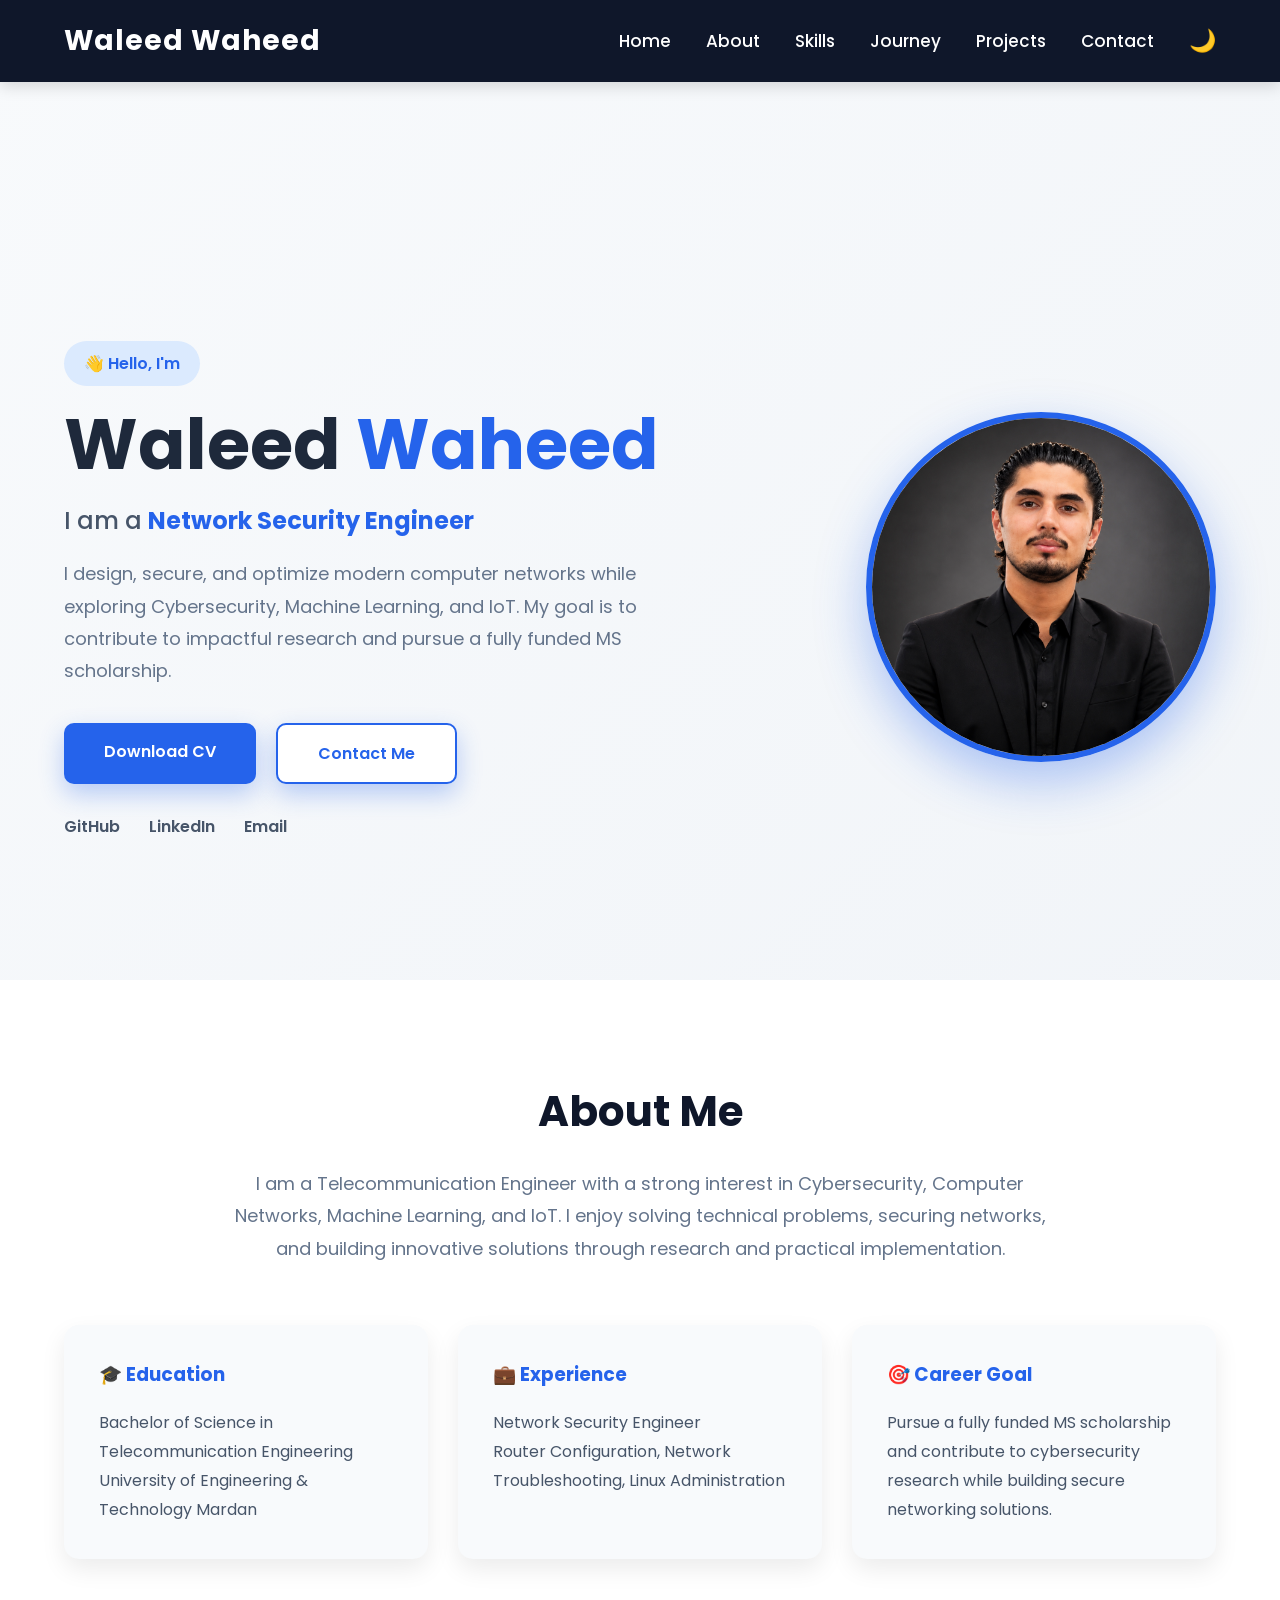
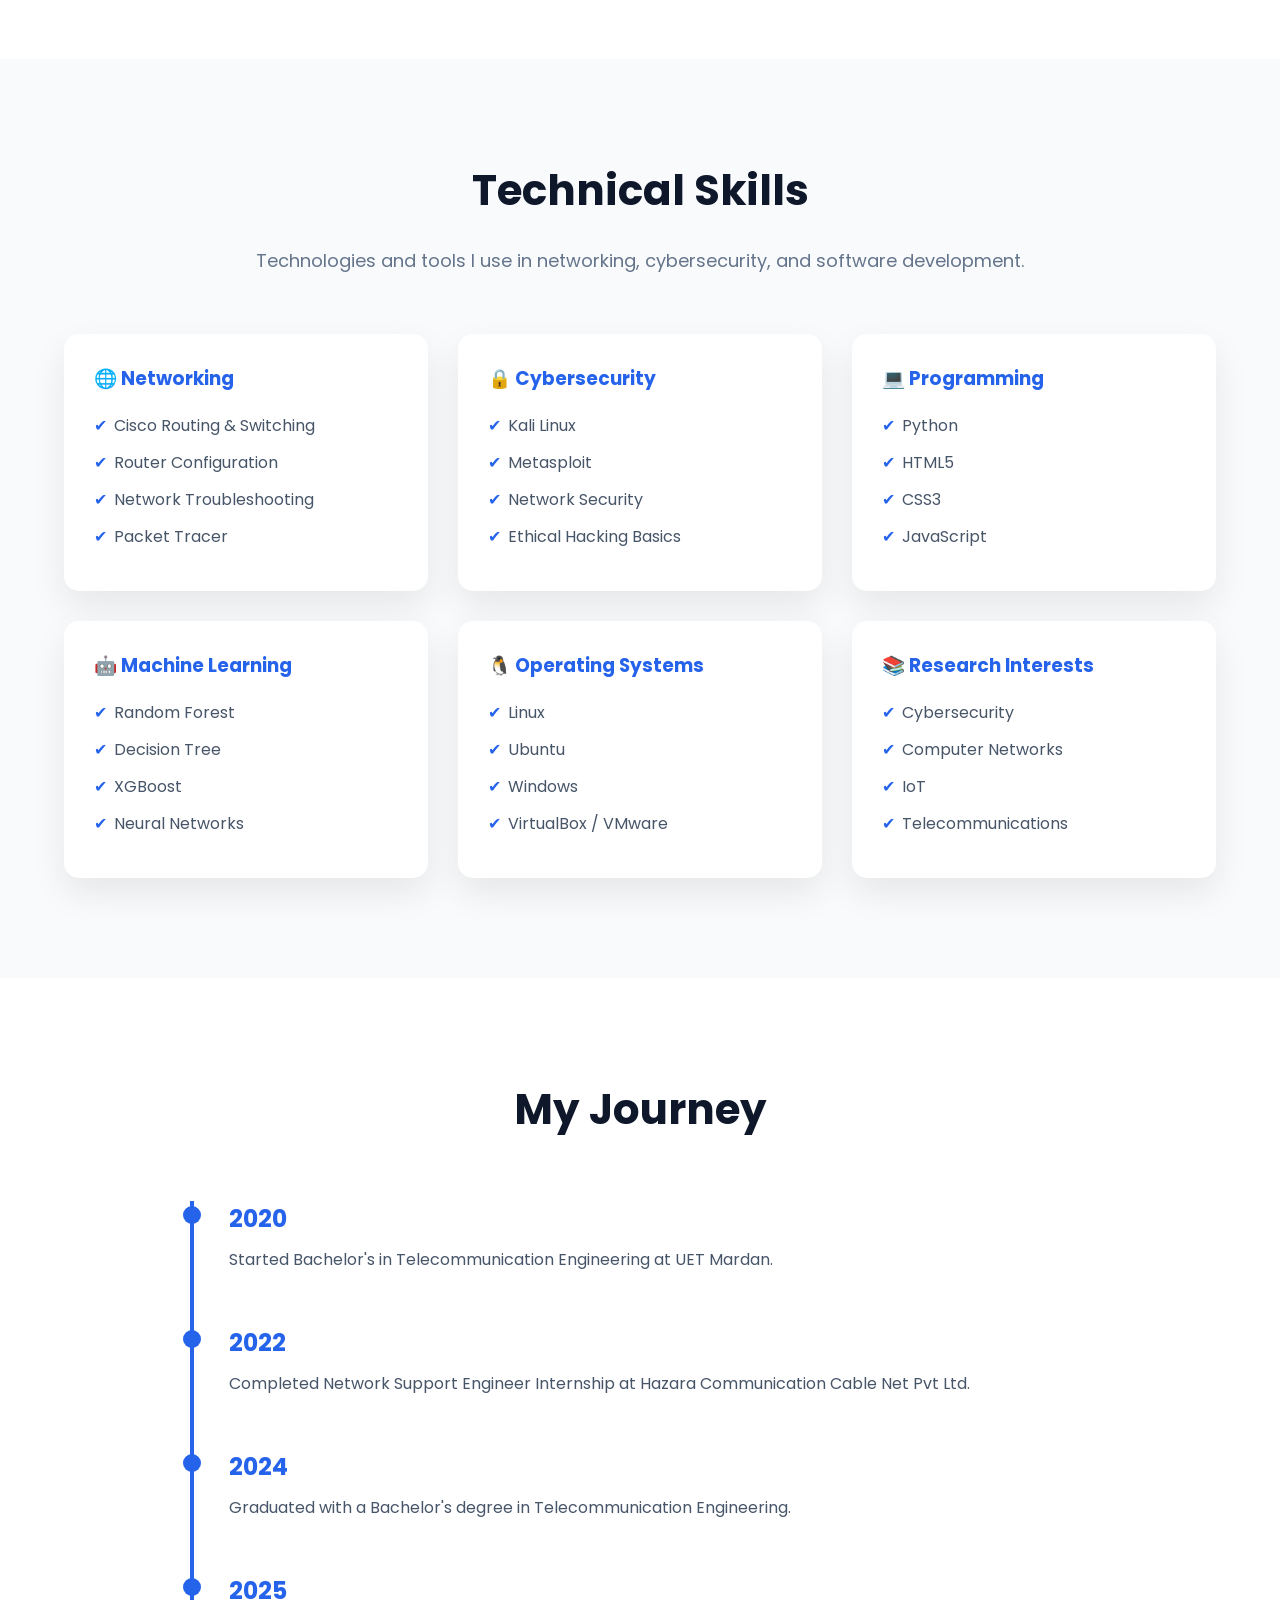
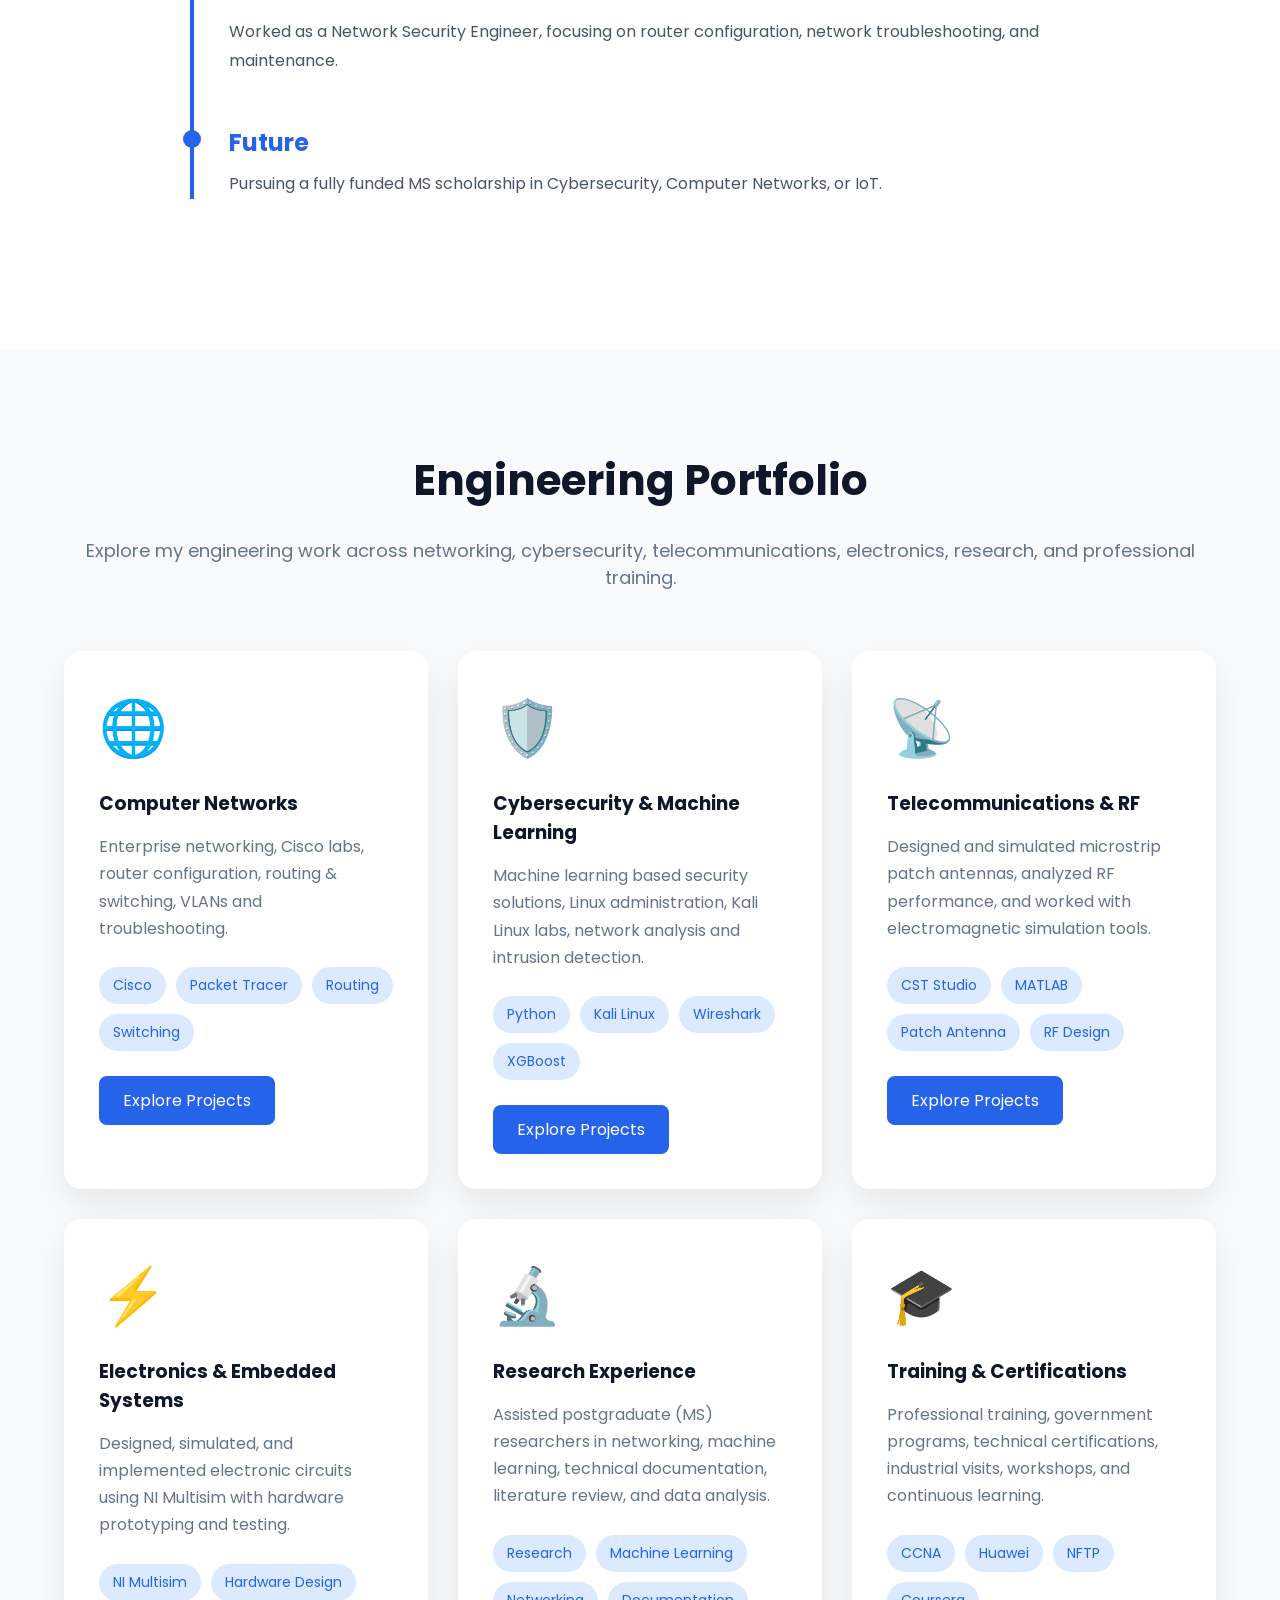
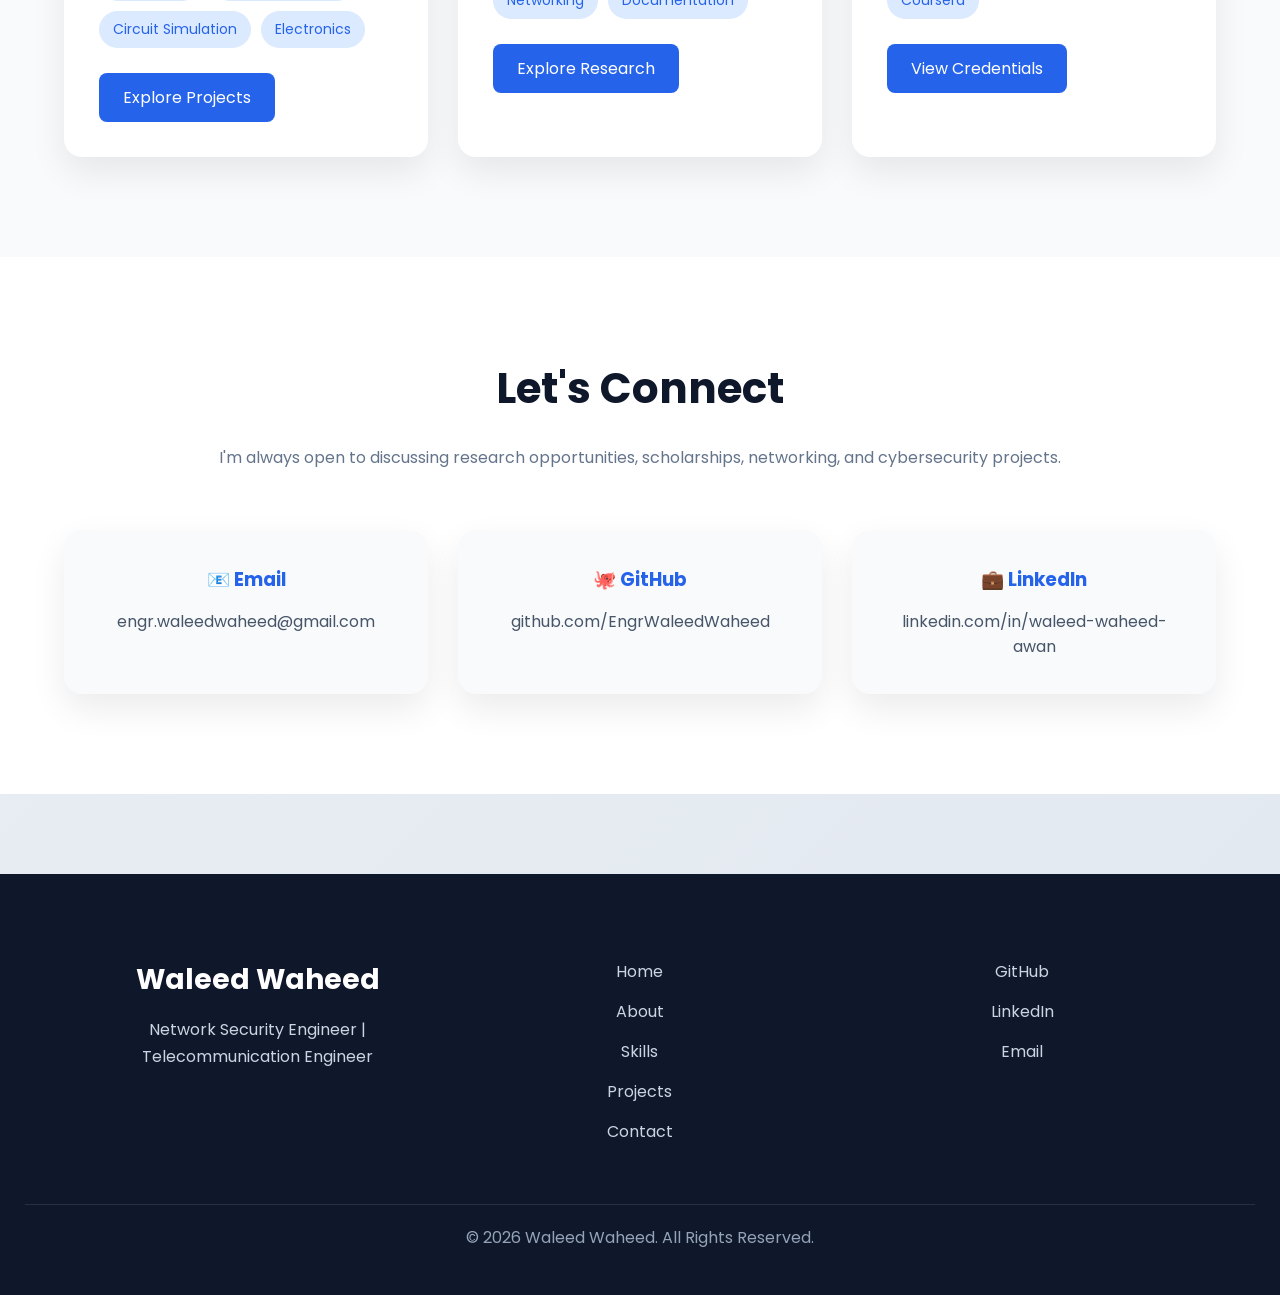
<file: index.html>
<!DOCTYPE html>
<html lang="en">

<head>

    <meta charset="UTF-8">

    <meta name="viewport" content="width=device-width, initial-scale=1.0">

    <title>Waleed Waheed | Portfolio</title>

   <link rel="preconnect" href="https://fonts.googleapis.com">
<link rel="preconnect" href="https://fonts.gstatic.com" crossorigin>

<link href="https://fonts.googleapis.com/css2?family=Poppins:wght@300;400;500;600;700;800&display=swap" rel="stylesheet">

<link rel="stylesheet" href="style.css">

</head>

<body>

<header>

<div class="container">

<a href="#hero" class="logo">
    Waleed Waheed
</a>

<nav>
    
<div class="menu-toggle" id="menu-toggle">
    ☰
</div>

<ul>

<li><a href="#hero">Home</a></li>
<li><a href="#about">About</a></li>
<li><a href="#skills">Skills</a></li>
<li><a href="#journey">Journey</a></li>
<li><a href="#projects">Projects</a></li>
<li><a href="#contact">Contact</a></li>
<li>
    <button id="theme-toggle">🌙</button>
</li>

</ul>

</nav>

</div>

</header>

<section id="hero" class="hero">

<div class="hero-text">

<div class="badge">
    👋 Hello, I'm
</div>

<h1>
    Waleed <span>Waheed</span>
</h1>

<h2>I am a <span id="typing"></span></h2>

<p>
I design, secure, and optimize modern computer networks while exploring
Cybersecurity, Machine Learning, and IoT. My goal is to contribute to impactful
research and pursue a fully funded MS scholarship.
</p>

<div class="buttons">

<a href="#" class="btn">Download CV</a>

<a href="#" class="btn secondary">Contact Me</a>

</div>

<div class="socials">

<a href="https://github.com/EngrWaleedWaheed" target="_blank">GitHub</a>

<a href="https://linkedin.com/in/waleed-waheed-awan" target="_blank">LinkedIn</a>

<a href="mailto:engr.waleedwaheed@gmail.com">Email</a>

</div>

</div>

<div class="hero-image">

<img src="assets/images/profile.jpg" alt="Profile Photo">

</div>

</section>

<!-- ================= ABOUT ================= -->

<section id="about" class="about reveal">

    <div class="container">

        <h2 class="section-title">About Me</h2>

        <p class="about-text">

            I am a Telecommunication Engineer with a strong interest in
            Cybersecurity, Computer Networks, Machine Learning, and IoT.
            I enjoy solving technical problems, securing networks, and
            building innovative solutions through research and practical
            implementation.

        </p>

        <div class="about-grid">

            <div class="card">

                <h3>🎓 Education</h3>

                <p>
                    Bachelor of Science in Telecommunication Engineering
                </p>

                <p>
                    University of Engineering & Technology Mardan
                </p>

            </div>

            <div class="card">

                <h3>💼 Experience</h3>

                <p>
                    Network Security Engineer
                </p>

                <p>
                    Router Configuration, Network Troubleshooting,
                    Linux Administration
                </p>

            </div>

            <div class="card">

                <h3>🎯 Career Goal</h3>

                <p>

                    Pursue a fully funded MS scholarship and contribute
                    to cybersecurity research while building secure
                    networking solutions.

                </p>

            </div>

        </div>

    </div>

</section>

<!-- ================= SKILLS ================= -->

<section id="skills" class="skills reveal">

    <div class="container">

        <h2 class="section-title">Technical Skills</h2>

        <p class="skills-subtitle">
            Technologies and tools I use in networking, cybersecurity, and software development.
        </p>

        <div class="skills-grid">

            <div class="skill-card">
                <h3>🌐 Networking</h3>
                <ul>
                    <li>Cisco Routing & Switching</li>
                    <li>Router Configuration</li>
                    <li>Network Troubleshooting</li>
                    <li>Packet Tracer</li>
                </ul>
            </div>

            <div class="skill-card">
                <h3>🔒 Cybersecurity</h3>
                <ul>
                    <li>Kali Linux</li>
                    <li>Metasploit</li>
                    <li>Network Security</li>
                    <li>Ethical Hacking Basics</li>
                </ul>
            </div>

            <div class="skill-card">
                <h3>💻 Programming</h3>
                <ul>
                    <li>Python</li>
                    <li>HTML5</li>
                    <li>CSS3</li>
                    <li>JavaScript</li>
                </ul>
            </div>

            <div class="skill-card">
                <h3>🤖 Machine Learning</h3>
                <ul>
                    <li>Random Forest</li>
                    <li>Decision Tree</li>
                    <li>XGBoost</li>
                    <li>Neural Networks</li>
                </ul>
            </div>

            <div class="skill-card">
                <h3>🐧 Operating Systems</h3>
                <ul>
                    <li>Linux</li>
                    <li>Ubuntu</li>
                    <li>Windows</li>
                    <li>VirtualBox / VMware</li>
                </ul>
            </div>

            <div class="skill-card">
                <h3>📚 Research Interests</h3>
                <ul>
                    <li>Cybersecurity</li>
                    <li>Computer Networks</li>
                    <li>IoT</li>
                    <li>Telecommunications</li>
                </ul>
            </div>

        </div>

    </div>

</section>
<!-- ================= JOURNEY ================= -->

<section id="journey" class="journey reveal">

<div class="container">

<h2 class="section-title">My Journey</h2>

<div class="timeline">

<div class="timeline-item">
<h3>2020</h3>
<p>Started Bachelor's in Telecommunication Engineering at UET Mardan.</p>
</div>

<div class="timeline-item">
<h3>2022</h3>
<p>Completed Network Support Engineer Internship at Hazara Communication Cable Net Pvt Ltd.</p>
</div>

<div class="timeline-item">
<h3>2024</h3>
<p>Graduated with a Bachelor's degree in Telecommunication Engineering.</p>
</div>

<div class="timeline-item">
<h3>2025</h3>
<p>Worked as a Network Security Engineer, focusing on router configuration, network troubleshooting, and maintenance.</p>
</div>

<div class="timeline-item">
<h3>Future</h3>
<p>Pursuing a fully funded MS scholarship in Cybersecurity, Computer Networks, or IoT.</p>
</div>

</div>

</div>

</section>
<!-- ================= PROJECTS ================= -->

<section id="projects" class="projects reveal">

    <div class="container">

       <h2 class="section-title">Engineering Portfolio</h2>

        <p class="projects-subtitle">
    Explore my engineering work across networking, cybersecurity,
    telecommunications, electronics, research, and professional training.
</p>

        <div class="projects-grid">

            <div class="project-card">

    <div class="project-icon">🌐</div>

    <h3>Computer Networks</h3>

    <p>
        Enterprise networking, Cisco labs,
        router configuration, routing &
        switching, VLANs and troubleshooting.
    </p>

    <div class="tech-stack">
        <span>Cisco</span>
        <span>Packet Tracer</span>
        <span>Routing</span>
        <span>Switching</span>
    </div>

    <a href="pages/networking.html" class="project-btn">
        Explore Projects
    </a>

</div>
<div class="project-card">

    <div class="project-icon">🛡️</div>

    <h3>Cybersecurity & Machine Learning</h3>

    <p>
        Machine learning based security solutions,
        Linux administration, Kali Linux labs,
        network analysis and intrusion detection.
    </p>

    <div class="tech-stack">
        <span>Python</span>
        <span>Kali Linux</span>
        <span>Wireshark</span>
        <span>XGBoost</span>
    </div>

    <a href="pages/cybersecurity.html" class="project-btn">
        Explore Projects
    </a>

</div>
<div class="project-card">

    <div class="project-icon">📡</div>

    <h3>Telecommunications & RF</h3>

    <p>
        Designed and simulated microstrip patch antennas,
        analyzed RF performance, and worked with
        electromagnetic simulation tools.
    </p>

    <div class="tech-stack">
        <span>CST Studio</span>
        <span>MATLAB</span>
        <span>Patch Antenna</span>
        <span>RF Design</span>
    </div>

    <a href="pages/telecommunications.html" class="project-btn">
        Explore Projects
    </a>

</div>
<div class="project-card">

    <div class="project-icon">⚡</div>

    <h3>Electronics & Embedded Systems</h3>

    <p>
        Designed, simulated, and implemented electronic
        circuits using NI Multisim with hardware
        prototyping and testing.
    </p>

    <div class="tech-stack">
        <span>NI Multisim</span>
        <span>Hardware Design</span>
        <span>Circuit Simulation</span>
        <span>Electronics</span>
    </div>

    <a href="pages/electronics.html" class="project-btn">
        Explore Projects
    </a>

</div>
<div class="project-card">

    <div class="project-icon">🔬</div>

    <h3>Research Experience</h3>

    <p>
        Assisted postgraduate (MS) researchers in
        networking, machine learning, technical
        documentation, literature review, and data analysis.
    </p>

    <div class="tech-stack">
        <span>Research</span>
        <span>Machine Learning</span>
        <span>Networking</span>
        <span>Documentation</span>
    </div>

    <a href="pages/research.html" class="project-btn">
        Explore Research
    </a>

</div>
<div class="project-card">

    <div class="project-icon">🎓</div>

    <h3>Training & Certifications</h3>

    <p>
        Professional training, government programs,
        technical certifications, industrial visits,
        workshops, and continuous learning.
    </p>

    <div class="tech-stack">
        <span>CCNA</span>
        <span>Huawei</span>
        <span>NFTP</span>
        <span>Coursera</span>
    </div>

    <a href="pages/certifications.html" class="project-btn">
        View Credentials
    </a>

</div>
        </div>

    </div>

</section>


<!-- ================= CONTACT ================= -->

<section id="contact" class="contact reveal">

    <div class="container">

        <h2 class="section-title">Let's Connect</h2>

        <p class="contact-subtitle">
            I'm always open to discussing research opportunities, scholarships,
            networking, and cybersecurity projects.
        </p>

        <div class="contact-grid">

            <div class="contact-card">
                <h3>📧 Email</h3>
                <p>engr.waleedwaheed@gmail.com</p>
            </div>

            <div class="contact-card">
                <h3>🐙 GitHub</h3>
                <p>github.com/EngrWaleedWaheed</p>
            </div>

            <div class="contact-card">
                <h3>💼 LinkedIn</h3>
                <p>linkedin.com/in/waleed-waheed-awan</p>
            </div>

        </div>

    </div>

</section>

<!-- ================= FOOTER ================= -->

<footer>

    <div class="container footer-container">

        <div class="footer-left">

            <h3>Waleed Waheed</h3>

            <p>
                Network Security Engineer | Telecommunication Engineer
            </p>

        </div>

        <div class="footer-center">

            <a href="#hero">Home</a>
            <a href="#about">About</a>
            <a href="#skills">Skills</a>
            <a href="#projects">Projects</a>
            <a href="#contact">Contact</a>

        </div>

        <div class="footer-right">

            <a href="https://github.com/EngrWaleedWaheed" target="_blank">GitHub</a>

            <a href="https://linkedin.com/in/waleed-waheed-awan" target="_blank">LinkedIn</a>

            <a href="mailto:engr.waleedwaheed@gmail.com">Email</a>

        </div>

    </div>

    <div class="copyright">

        © 2026 Waleed Waheed. All Rights Reserved.

    </div>

</footer>

<script src="script.js"></script>

</body>

</html>
</file>
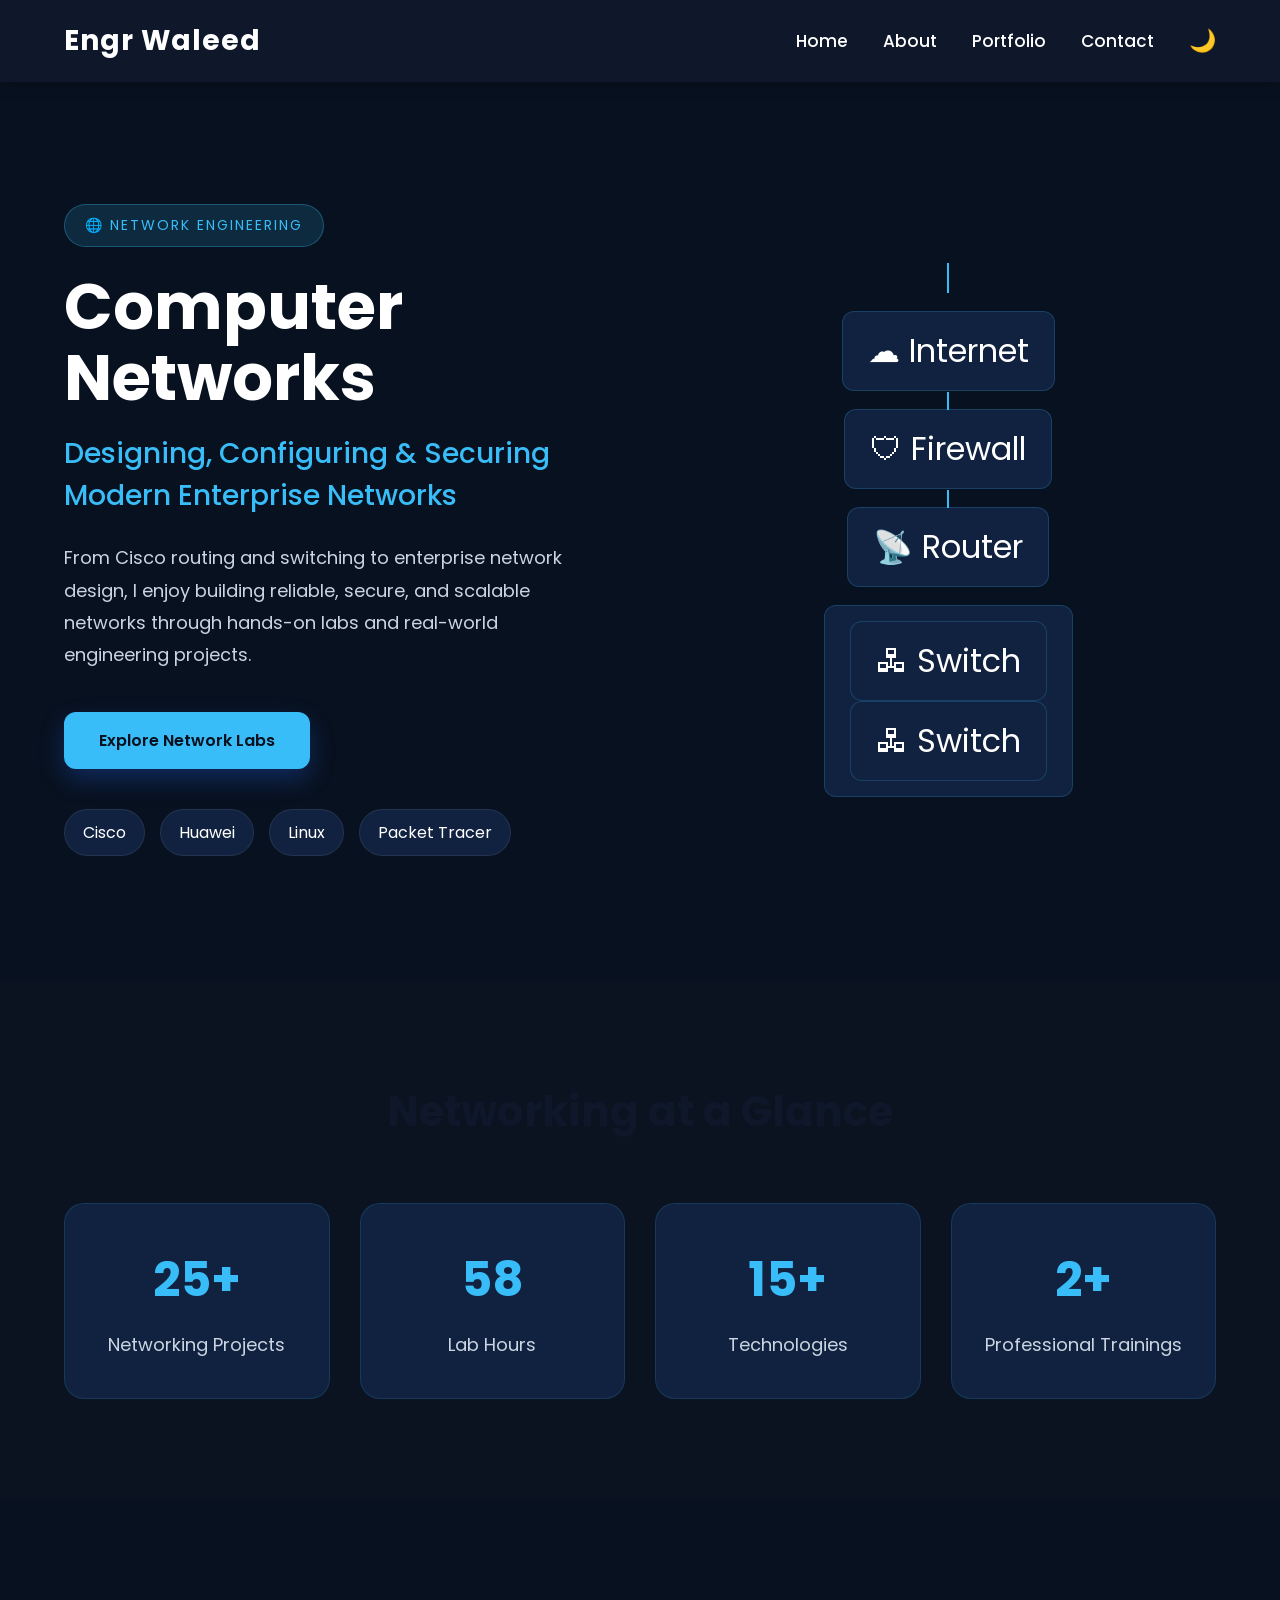
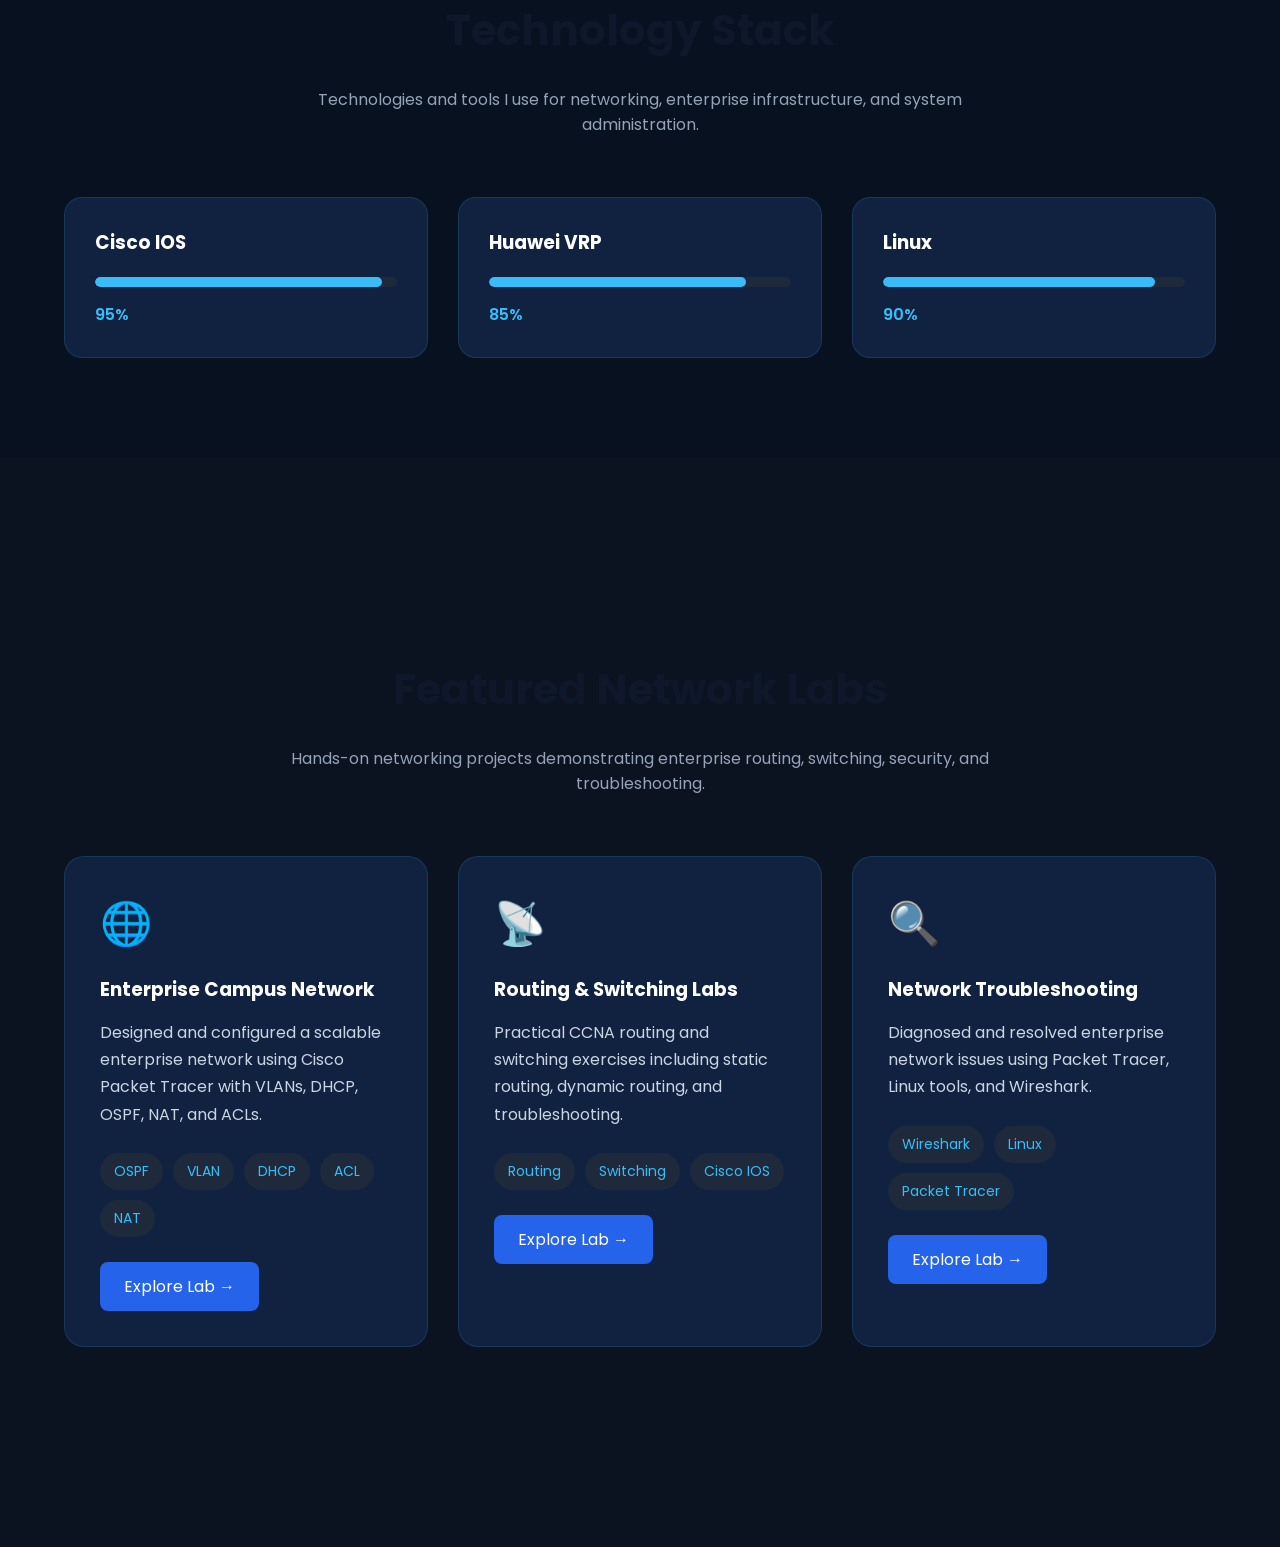
<file: pages/network-troubleshooting.html>
<!DOCTYPE html>
<html lang="en">

<head>

    <meta charset="UTF-8">
    <meta name="viewport" content="width=device-width, initial-scale=1.0">

    <title>Computer Networks | Engr Waleed Waheed</title>

    <link rel="stylesheet" href="../style.css">

    <link href="https://fonts.googleapis.com/css2?family=Poppins:wght@300;400;500;600;700&display=swap" rel="stylesheet">

</head>

<body>

<header>

    <div class="container">

        <a href="../index.html" class="logo">
            Engr Waleed
        </a>

        <nav>

            <ul>

                <li><a href="../index.html">Home</a></li>

                <li><a href="../index.html#about">About</a></li>

                <li><a href="../index.html#projects">Portfolio</a></li>

                <li><a href="../index.html#contact">Contact</a></li>

                <button id="theme-toggle" class="theme-btn">🌙</button>

            </ul>

        </nav>

    </div>

</header>


<main>
<section class="network-hero">
       <!-- Hero Content -->
<div class="container">
    <div class="network-left">
        <span class="network-tag">🌐 NETWORK ENGINEERING</span>
        <h1>Computer Networks</h1>

<h2>Designing, Configuring & Securing Modern Enterprise Networks</h2>

<p>
From Cisco routing and switching to enterprise network design,
I enjoy building reliable, secure, and scalable networks through
hands-on labs and real-world engineering projects.
</p>

<a href="#" class="btn">Explore Network Labs</a>
<div class="tech-badges">

    <span>Cisco</span>

    <span>Huawei</span>

    <span>Linux</span>

    <span>Packet Tracer</span>

</div>
</div>

<div class="network-right">
<div class="network-box">

    <div class="cloud">☁ Internet</div>

    <div class="firewall">🛡 Firewall</div>

    <div class="router">📡 Router</div>

    <div class="switches">

        <div class="switch">🖧 Switch</div>

        <div class="switch">🖧 Switch</div>

    </div>

</div>
</div>

</div>
</section>
 <!-- Stats Content -->
<section class="network-stats">
<div class="container">

    <h2 class="section-title">Networking at a Glance</h2>

    <div class="stats-grid">

        <div class="stat-card">

              <h3 class="counter" data-target="25">0</h3>

            <p>Networking Projects</p>

        </div>

        <div class="stat-card">

            <h3 class="counter" data-target="100">0</h3>

            <p>Lab Hours</p>

        </div>

        <div class="stat-card">

            <h3 class="counter" data-target="15">0</h3>

            <p>Technologies</p>

        </div>

        <div class="stat-card">

           <h3 class="counter" data-target="2">0</h3>

            <p>Professional Trainings</p>

        </div>

    </div>

</div>
</section>
<!-- technology Content -->
<section class="network-technologies">
<div class="container">

    <h2 class="section-title">
        Technology Stack
    </h2>

    <p class="section-subtitle">
        Technologies and tools I use for networking, enterprise infrastructure, and system administration.
    </p>

    <div class="tech-grid">

        <div class="tech-card">

            <h3>Cisco IOS</h3>

            <div class="progress">

                <div class="progress-fill" style="width:95%"></div>

            </div>

            <span>95%</span>

        </div>

        <div class="tech-card">

            <h3>Huawei VRP</h3>

            <div class="progress">

                <div class="progress-fill" style="width:85%"></div>

            </div>

            <span>85%</span>

        </div>

        <div class="tech-card">

            <h3>Linux</h3>

            <div class="progress">

                <div class="progress-fill" style="width:90%"></div>

            </div>

            <span>90%</span>

        </div>

    </div>

</div>
</section>
<!-- network Content -->
<section class="network-projects">
    <section class="network-projects">

    <div class="container">

        <h2 class="section-title">Featured Network Labs</h2>

        <p class="section-subtitle">
            Hands-on networking projects demonstrating enterprise routing, switching, security, and troubleshooting.
        </p>

        <div class="labs-grid">

            <div class="lab-card">

                <div class="lab-icon">🌐</div>

                <h3>Enterprise Campus Network</h3>

                <p>
                    Designed and configured a scalable enterprise network using Cisco Packet Tracer with VLANs, DHCP, OSPF, NAT, and ACLs.
                </p>

                <div class="lab-tags">

                    <span>OSPF</span>

                    <span>VLAN</span>

                    <span>DHCP</span>

                    <span>ACL</span>

                    <span>NAT</span>

                </div>

                <a href="enterprise-network.html" class="project-btn">
                    Explore Lab →
                </a>

            </div>

            <div class="lab-card">

                <div class="lab-icon">📡</div>

                <h3>Routing & Switching Labs</h3>

                <p>
                    Practical CCNA routing and switching exercises including static routing, dynamic routing, and troubleshooting.
                </p>

                <div class="lab-tags">

                    <span>Routing</span>

                    <span>Switching</span>

                    <span>Cisco IOS</span>

                </div>

                <a href="routing-switching.html" class="project-btn">
                    Explore Lab →
                </a>

            </div>

            <div class="lab-card">

                <div class="lab-icon">🔍</div>

                <h3>Network Troubleshooting</h3>

                <p>
                    Diagnosed and resolved enterprise network issues using Packet Tracer, Linux tools, and Wireshark.
                </p>

                <div class="lab-tags">

                    <span>Wireshark</span>

                    <span>Linux</span>

                    <span>Packet Tracer</span>

                </div>

                <a href="network-troubleshooting.html" class="project-btn">
                    Explore Lab →
                </a>

            </div>

        </div>

    </div>

</section>
</section>

<section class="network-gallery"></section>

<section class="network-skills"></section>

<section class="network-timeline"></section>

<section class="network-contact"></section>
</main>

<script src="../script.js"></script>

</body>

</html>
</file>
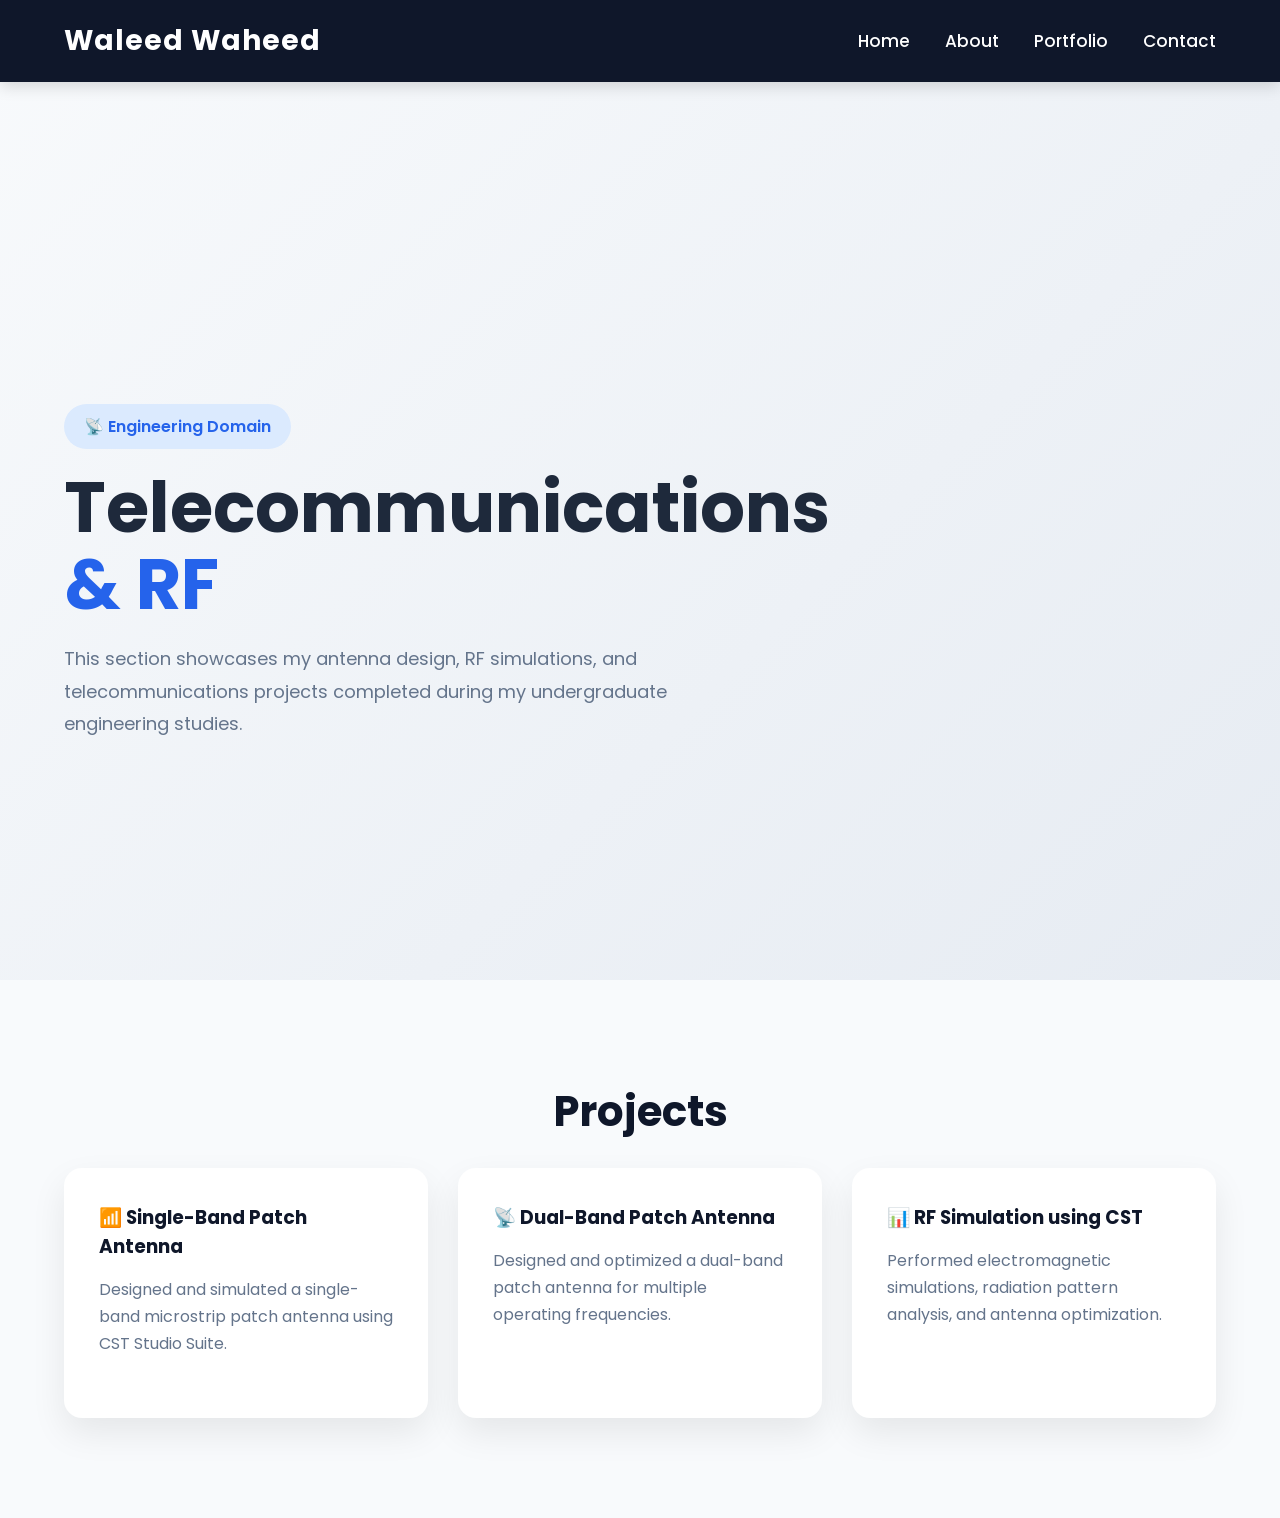
<file: pages/telecommunications.html>
<!DOCTYPE html>
<html lang="en">

<head>
    <meta charset="UTF-8">
    <meta name="viewport" content="width=device-width, initial-scale=1.0">
    <title>Telecommunications & RF | Waleed Waheed</title>

    <link rel="stylesheet" href="../style.css">
</head>

<body>

<header>

<div class="container">

<div class="logo">
Waleed Waheed
</div>

<nav>
<ul>
<li><a href="../index.html">Home</a></li>
<li><a href="../index.html#about">About</a></li>
<li><a href="../index.html#portfolio">Portfolio</a></li>
<li><a href="../index.html#contact">Contact</a></li>
</ul>
</nav>

</div>

</header>

<section class="hero">

<div class="hero-text">

<div class="badge">
📡 Engineering Domain
</div>

<h1>Telecommunications <span>& RF</span></h1>

<p>

This section showcases my antenna design,
RF simulations, and telecommunications projects
completed during my undergraduate engineering studies.

</p>

</div>

</section>

<section class="projects">

<div class="container">

<h2 class="section-title">Projects</h2>

<div class="projects-grid">

<div class="project-card">

<h3>📶 Single-Band Patch Antenna</h3>

<p>

Designed and simulated a single-band
microstrip patch antenna using CST Studio Suite.

</p>

</div>

<div class="project-card">

<h3>📡 Dual-Band Patch Antenna</h3>

<p>

Designed and optimized a dual-band patch antenna
for multiple operating frequencies.

</p>

</div>

<div class="project-card">

<h3>📊 RF Simulation using CST</h3>

<p>

Performed electromagnetic simulations,
radiation pattern analysis,
and antenna optimization.

</p>

</div>

</div>

</div>

</section>

</body>
</html>
</file>
<file: style.css>
/* =========================
   GOOGLE FONT
========================= */

@import url('https://fonts.googleapis.com/css2?family=Poppins:wght@300;400;500;600;700&display=swap');
html{
    scroll-behavior:smooth;
}
/* =========================
   RESET
========================= */

*{
    margin:0;
    padding:0;
    box-sizing:border-box;
}

html{
    scroll-behavior:smooth;
}

body{
    font-family:'Poppins',sans-serif;
    background:linear-gradient(135deg,#F8FAFC,#E2E8F0);
    color:#1E293B;
    padding-top:80px;
}

/* =========================
   CONTAINER
========================= */

.container{
    width:90%;
    max-width:1200px;
    margin:auto;
}

/* =========================
   HEADER
========================= */

header{
    width:100%;
    background:#0F172A;
    position:fixed;
    top:0;
    left:0;
    z-index:1000;
    box-shadow:0 4px 15px rgba(0,0,0,.15);
}

header .container{
    display:flex;
    justify-content:space-between;
    align-items:center;
    padding:20px 0;
}

.logo{
    color:white;
    text-decoration:none;
    font-size:28px;
    font-weight:700;
    letter-spacing:1px;
    transition:.3s;
}

.logo:hover{
    color:#38BDF8;
}

/* =========================
   NAVIGATION
========================= */

nav ul{
    display:flex;
    list-style:none;
    gap:35px;
}

nav ul li a{
    color:white;
    text-decoration:none;
    font-size:17px;
    font-weight:500;
    position:relative;
    transition:0.3s ease;
}

nav ul li a:hover{
    color:#38BDF8;
}

/* Animated underline */

nav ul li a::after{
    content:"";
    position:absolute;
    left:0;
    bottom:-6px;
    width:0%;
    height:2px;
    background:#38BDF8;
    transition:0.3s ease;
}

nav ul li a:hover::after{
    width:100%;
}

/* =========================
   HERO
========================= */

.hero{
    min-height:100vh;
    display:flex;
    justify-content:space-between;
    align-items:center;
    width:90%;
    max-width:1200px;
    margin:auto;
    padding-top:120px;
}

.hero-text{
    width:55%;
}

.hero-text h1{
    font-size:70px;
    line-height:1.1;
    margin-bottom:20px;
    font-weight:700;
}

.hero-text h1 span{
    color:#2563eb;
}

.hero-text h2{
    color:#475569;
    margin-bottom:20px;
    font-weight:500;
}

.hero-text p{
    font-size:18px;
    line-height:1.8;
    margin-bottom:35px;
    color:#64748b;
}

.buttons{
    display:flex;
    gap:20px;
}

.btn{
    display:inline-block;
    padding:16px 40px;
    border-radius:10px;
    text-decoration:none;
    font-weight:600;
    transition:.35s;
    background:#2563EB;
    color:white;
    box-shadow:0 10px 25px rgba(37,99,235,.3);
}

.btn:hover{
    transform:translateY(-4px);
    background:#1D4ED8;
}

.secondary{
    background:white;
    color:#2563eb;
    border:2px solid #2563eb;
}

.secondary:hover{
    background:#2563eb;
    color:white;
}

/* =========================
   IMAGE
========================= */

.hero-image img{
    width:350px;
    height:350px;
    object-fit:cover;
    border-radius:50%;
    border:6px solid #2563EB;
    box-shadow:0 20px 50px rgba(37,99,235,.35);
    transition:.4s;
}

.hero-image img:hover{
    transform:scale(1.05);
}

/* =========================
   RESPONSIVE
========================= */

@media(max-width:900px){

.hero{
    flex-direction:column-reverse;
    text-align:center;
    padding-top:150px;
}

.hero-text{
    width:100%;
}

.hero-image{
    width:100%;
    margin-bottom:40px;
}

.hero-image img{
    width:250px;
    height:250px;
}

.buttons{
    justify-content:center;
}

header .container{
    flex-direction:column;
}

nav ul{
    margin-top:20px;
}

}
/* =========================
   ABOUT
========================= */

.about{
    padding:100px 0;
    background:white;
}

.section-title{
    text-align:center;
    font-size:42px;
    margin-bottom:25px;
    color:#0f172a;
}

.about-text{
    max-width:850px;
    margin:0 auto 60px;
    text-align:center;
    font-size:18px;
    line-height:1.8;
    color:#64748b;
}

.about-grid{
    display:grid;
    grid-template-columns:repeat(3,1fr);
    gap:30px;
}

.card{
    background:#f8fafc;
    padding:35px;
    border-radius:15px;
    box-shadow:0 10px 25px rgba(0,0,0,.08);
    transition:.3s;
}

.card:hover{
    transform:translateY(-10px);
}

.card h3{
    margin-bottom:20px;
    color:#2563eb;
}

.card p{
    line-height:1.8;
    color:#475569;
}

@media(max-width:900px){

.about-grid{
    grid-template-columns:1fr;
}

}
/* ===== Typing Text ===== */

#typing{
    color:#2563EB;
    font-weight:700;
}

/* ===== Social Links ===== */

.socials{
    margin-top:30px;
}

.socials a{
    text-decoration:none;
    color:#475569;
    margin-right:25px;
    font-weight:600;
    transition:.3s;
}

.socials a:hover{
    color:#2563EB;
}

/* =========================
   SKILLS
========================= */

.skills{
    padding:100px 0;
    background:#f8fafc;
}

.skills-subtitle{
    text-align:center;
    color:#64748b;
    margin-bottom:60px;
    font-size:18px;
}

.skills-grid{
    display:grid;
    grid-template-columns:repeat(auto-fit,minmax(300px,1fr));
    gap:30px;
}

.skill-card{
    background:white;
    border-radius:15px;
    padding:30px;
    box-shadow:0 15px 35px rgba(0,0,0,.08);
    transition:.3s;
}

.skill-card:hover{
    transform:translateY(-10px);
}

.skill-card h3{
    color:#2563eb;
    margin-bottom:20px;
}

.skill-card ul{
    list-style:none;
}

.skill-card li{
    margin:12px 0;
    color:#475569;
    position:relative;
    padding-left:20px;
}

.skill-card li::before{
    content:"✔";
    color:#2563eb;
    position:absolute;
    left:0;
}
/* =========================
   JOURNEY
========================= */

.journey{
    padding:100px 0;
    background:white;
}

.timeline{
    max-width:900px;
    margin:60px auto 0;
    border-left:4px solid #2563eb;
    padding-left:35px;
}

.timeline-item{
    position:relative;
    margin-bottom:50px;
}

.timeline-item::before{
    content:"";
    position:absolute;
    left:-46px;
    top:5px;
    width:18px;
    height:18px;
    background:#2563eb;
    border-radius:50%;
}

.timeline-item h3{
    color:#2563eb;
    margin-bottom:10px;
    font-size:24px;
}

.timeline-item p{
    color:#475569;
    line-height:1.8;
}
/* Greeting Badge */

.badge{
    display:inline-block;
    background:#DBEAFE;
    color:#2563EB;
    padding:10px 20px;
    border-radius:50px;
    font-weight:600;
    margin-bottom:20px;
}
/* =========================
   PROJECTS
========================= */

.projects{
    padding:100px 0;
    background:#f8fafc;
}

.projects-subtitle{
    text-align:center;
    color:#64748b;
    margin-bottom:60px;
    font-size:18px;
}

.projects-grid{
    display:grid;
    grid-template-columns:repeat(auto-fit,minmax(320px,1fr));
    gap:30px;
}

.project-card{
    background:white;
    padding:35px;
    border-radius:18px;
    box-shadow:0 15px 35px rgba(0,0,0,.08);
    transition:.35s;
}

.project-card:hover{
    transform:translateY(-12px);
}

.project-icon{
    font-size:55px;
    margin-bottom:20px;
}

.project-card h3{
    margin-bottom:15px;
    color:#0F172A;
}

.project-card p{
    color:#64748b;
    line-height:1.7;
    margin-bottom:25px;
}

.tech-stack{
    display:flex;
    flex-wrap:wrap;
    gap:10px;
    margin-bottom:25px;
}

.tech-stack span{
    background:#DBEAFE;
    color:#2563EB;
    padding:8px 14px;
    border-radius:30px;
    font-size:14px;
}

.project-btn{
    display:inline-block;
    background:#2563EB;
    color:white;
    text-decoration:none;
    padding:12px 24px;
    border-radius:8px;
    transition:.3s;
}

.project-btn:hover{
    background:#1D4ED8;
}
/* =========================
   CONTACT
========================= */

.contact{
    padding:100px 0;
    background:white;
}

.contact-subtitle{
    text-align:center;
    margin-bottom:60px;
    color:#64748b;
}

.contact-grid{
    display:grid;
    grid-template-columns:repeat(auto-fit,minmax(280px,1fr));
    gap:30px;
}

.contact-card{
    background:#f8fafc;
    padding:35px;
    border-radius:18px;
    text-align:center;
    transition:.35s;
    box-shadow:0 15px 35px rgba(0,0,0,.08);
}

.contact-card:hover{
    transform:translateY(-10px);
}

.contact-card h3{
    margin-bottom:15px;
    color:#2563EB;
}

.contact-card p{
    color:#475569;
}
/* =========================
   FOOTER
========================= */

footer{
    background:#0F172A;
    color:white;
    text-align:center;
    padding:25px;
}
/* =========================
   SCROLL ANIMATION
========================= */

.reveal{
    opacity:0;
    transform:translateY(60px);
    transition:all .8s ease;
}

.reveal.active{
    opacity:1;
    transform:translateY(0);
}
/* =========================
   FOOTER
========================= */

footer{
    background:#0F172A;
    color:white;
    margin-top:80px;
}

.footer-container{
    display:grid;
    grid-template-columns:repeat(auto-fit,minmax(250px,1fr));
    gap:40px;
    padding:60px 0;
}

.footer-left h3{
    font-size:28px;
    margin-bottom:15px;
}

.footer-left p{
    color:#CBD5E1;
    line-height:1.7;
}

.footer-center,
.footer-right{
    display:flex;
    flex-direction:column;
    gap:15px;
}

.footer-center a,
.footer-right a{
    color:#CBD5E1;
    text-decoration:none;
    transition:.3s;
}

.footer-center a:hover,
.footer-right a:hover{
    color:#38BDF8;
}

.copyright{
    text-align:center;
    padding:20px;
    border-top:1px solid rgba(255,255,255,.1);
    color:#94A3B8;
}
/* =========================
   DARK MODE BUTTON
========================= */

#theme-toggle{
    background:transparent;
    border:none;
    color:white;
    font-size:22px;
    cursor:pointer;
    transition:all .3s ease;
}

#theme-toggle:hover{
    color:#38BDF8;
    transform:scale(1.2) rotate(20deg);
}
/* =========================
   DARK MODE
========================= */

body.dark-mode{
    background:#0F172A;
    color:#F8FAFC;
    transition:0.4s;
}

body.dark-mode header{
    background:#020617;
}

body.dark-mode .card,
body.dark-mode .skill-card,
body.dark-mode .project-card,
body.dark-mode .contact-card{
    background:#1E293B;
    color:white;
}

body.dark-mode .section-title{
    color:white;
}

body.dark-mode p{
    color:#CBD5E1;
}

body.dark-mode .btn.secondary{
    background:transparent;
    color:white;
    border:2px solid white;
}
/* ===== Dark Mode Section Backgrounds ===== */

body.dark-mode .about,
body.dark-mode .skills,
body.dark-mode .journey,
body.dark-mode .projects,
body.dark-mode .contact{
    background:#0F172A;
}

body.dark-mode footer{
    background:#020617;
}

/* ===================================
   MOBILE RESPONSIVE
=================================== */

@media (max-width:768px){

    .hero{

        flex-direction:column-reverse;
        text-align:center;
        padding:50px 20px;

    }

    .hero h1{

        font-size:42px;

    }

    .hero h2{

        font-size:24px;

    }

    .hero p{

        font-size:17px;

    }

    .hero-image img{

        width:250px;
        height:250px;

    }

    .buttons{

        justify-content:center;
        flex-wrap:wrap;

    }
    .menu-toggle{

    display:block;

}

nav ul{

    display:none;

}

}
/* ==========================
   HAMBURGER MENU
========================== */

.menu-toggle{

    display:none;
    font-size:32px;
    color:white;
    cursor:pointer;

}
@media (max-width:768px){

nav ul.show-menu{

    display:flex;
    flex-direction:column;
    position:absolute;
    top:70px;
    right:20px;
    background:#0F172A;
    width:220px;
    border-radius:10px;
    padding:20px;
    gap:20px;
    box-shadow:0 15px 35px rgba(0,0,0,.3);

}

}
/*====================================
NETWORKING HERO
=====================================*/

.network-hero{

    min-height:100vh;
    display:flex;
    align-items:center;
    background:#08111F;

}

.network-hero .container{

    display:flex;
    justify-content:space-between;
    align-items:center;
    gap:80px;

}

.network-left{

    flex:1;

}

.network-right{

    flex:1;
    display:flex;
    justify-content:center;
    align-items:center;

}
.network-left h1{

    font-size:64px;
    color:#ffffff;
    line-height:1.1;
    margin-bottom:20px;

}
.network-left h2{

    color:#38BDF8;
    font-size:28px;
    font-weight:500;
    margin-bottom:25px;

}
.network-left p{

    color:#CBD5E1;
    font-size:18px;
    line-height:1.8;
    max-width:600px;
    margin-bottom:40px;

}
.network-right{

    font-size:32px;
    color:#38BDF8;
}
.network-tag{

    display:inline-block;
    background:rgba(56,189,248,.15);
    color:#38BDF8;

    padding:10px 20px;

    border-radius:50px;

    font-size:14px;

    letter-spacing:2px;

    margin-bottom:25px;

    border:1px solid rgba(56,189,248,.3);

}
.network-left .btn{

    display:inline-block;

    background:#38BDF8;

    color:#08111F;

    padding:16px 35px;

    border-radius:12px;

    text-decoration:none;

    font-weight:600;

    transition:.3s;

}
.network-left .btn:hover{

    transform:translateY(-4px);

    box-shadow:0 15px 35px rgba(56,189,248,.35);

}
.tech-badges{

    display:flex;
    gap:15px;
    margin-top:40px;
    flex-wrap:wrap;

}

.tech-badges span{

    padding:10px 18px;
    border-radius:30px;
    background:#112240;
    color:#ffffff;
    border:1px solid rgba(255,255,255,.08);
    transition:.3s;

}

.tech-badges span:hover{

    background:#38BDF8;
    color:#08111F;
    cursor:pointer;

}
.network-box{

    display:flex;
    flex-direction:column;
    align-items:center;
    gap:18px;

}

.network-box div{

    background:#112240;
    color:#fff;
    padding:15px 25px;
    border-radius:12px;
    border:1px solid rgba(56,189,248,.2);

}
.network-box::before{

    content:"";
    width:2px;
    height:30px;
    background:#38BDF8;

}
.cloud,
.firewall,
.router,
.switch{

    position:relative;

}
.firewall::before,
.router::before,
.switches::before{

    content:"";
    position:absolute;
    top:-18px;
    left:50%;
    transform:translateX(-50%);
    width:2px;
    height:18px;
    background:#38BDF8;

}
/*====================================
NETWORK STATS
=====================================*/

.network-stats{

    padding:100px 0;
    background:#0B1220;

}

.stats-grid{

    display:grid;
    grid-template-columns:repeat(4,1fr);
    gap:30px;
    margin-top:60px;

}

.stat-card{

    background:#112240;
    border:1px solid rgba(56,189,248,.15);
    border-radius:20px;
    padding:40px 20px;
    text-align:center;
    transition:.3s;

}

.stat-card:hover{

    transform:translateY(-10px);
    border-color:#38BDF8;
    box-shadow:0 15px 40px rgba(56,189,248,.15);

}

.stat-card h3{

    font-size:48px;
    color:#38BDF8;
    margin-bottom:15px;

}

.stat-card p{

    color:#CBD5E1;
    font-size:18px;

}
/*====================================
TECHNOLOGY SECTION
=====================================*/

.network-technologies{

    padding:100px 0;
    background:#08111F;

}

.section-subtitle{

    text-align:center;
    color:#94A3B8;
    max-width:700px;
    margin:20px auto 60px;

}

.tech-grid{

    display:grid;
    grid-template-columns:repeat(auto-fit,minmax(320px,1fr));
    gap:30px;

}

.tech-card{

    background:#112240;
    padding:30px;
    border-radius:18px;
    border:1px solid rgba(56,189,248,.15);
    transition:.3s;

}

.tech-card:hover{

    transform:translateY(-8px);
    border-color:#38BDF8;
    box-shadow:0 20px 40px rgba(56,189,248,.18);

}

.tech-card h3{

    margin-bottom:20px;
    color:#fff;

}

.progress{

    width:100%;
    height:10px;
    background:#1E293B;
    border-radius:20px;
    overflow:hidden;
    margin-bottom:15px;

}

.progress-fill{

    height:100%;
    background:#38BDF8;
    border-radius:20px;

}

.tech-card span{

    color:#38BDF8;
    font-weight:600;

}
/*====================================
FEATURED LABS
=====================================*/

.network-projects{

    padding:100px 0;
    background:#0B1220;

}

.labs-grid{

    display:grid;
    grid-template-columns:repeat(auto-fit,minmax(330px,1fr));
    gap:30px;
    margin-top:60px;

}

.lab-card{

    background:#112240;
    border-radius:20px;
    padding:35px;
    border:1px solid rgba(56,189,248,.15);
    transition:.3s;

}

.lab-card:hover{

    transform:translateY(-10px);
    border-color:#38BDF8;
    box-shadow:0 20px 45px rgba(56,189,248,.15);

}

.lab-icon{

    font-size:42px;
    margin-bottom:20px;

}

.lab-card h3{

    color:white;
    margin-bottom:15px;

}

.lab-card p{

    color:#CBD5E1;
    line-height:1.7;
    margin-bottom:25px;

}

.lab-tags{

    display:flex;
    flex-wrap:wrap;
    gap:10px;
    margin-bottom:25px;

}

.lab-tags span{

    background:#1E293B;
    color:#38BDF8;
    padding:8px 14px;
    border-radius:30px;
    font-size:14px;

}
/*====================================
PROJECT GALLERY
=====================================*/

.project-gallery{

    padding:100px 0;

}

.gallery-grid{

    display:grid;
    grid-template-columns:repeat(auto-fit,minmax(250px,1fr));
    gap:25px;
    margin-top:50px;

}

.gallery-card{

    height:220px;
    border:2px dashed #38BDF8;
    border-radius:16px;

    display:flex;
    align-items:center;
    justify-content:center;

    color:#38BDF8;
    font-weight:600;

    transition:.3s;

}

.gallery-card:hover{

    transform:translateY(-6px);
    background:#112240;

}
/*====================================
PROJECT PAGE
=====================================*/

.project-hero{

    padding:140px 0 80px;
    background:linear-gradient(135deg,#08111F,#0F172A);

}

.project-hero h1{

    font-size:52px;
    color:#fff;
    margin:20px 0;

}

.project-hero p{

    max-width:700px;
    color:#CBD5E1;
    line-height:1.8;
    margin-bottom:40px;

}
.project-overview{

    padding:90px 0;

}

.project-overview h2{

    color:#fff;
    margin-bottom:25px;

}

.project-overview p{

    color:#CBD5E1;
    line-height:1.9;
    font-size:18px;

}
.project-image{

    padding:90px 0;

}

.project-image-box{

    margin-top:50px;

    border:2px dashed #38BDF8;

    border-radius:20px;

    min-height:450px;

    display:flex;

    justify-content:center;

    align-items:center;

    overflow:hidden;

    background:#112240;

}

.project-image img{

    width:100%;

    height:auto;

    object-fit:cover;

}
.project-features{

    padding:90px 0;

}

.feature-grid{

    display:grid;

    grid-template-columns:repeat(auto-fit,minmax(260px,1fr));

    gap:25px;

    margin-top:50px;

}

.feature-card{

    background:#112240;

    padding:30px;

    border-radius:18px;

    border:1px solid rgba(56,189,248,.15);

    transition:.3s;

}

.feature-card:hover{

    transform:translateY(-8px);

    border-color:#38BDF8;

    box-shadow:0 15px 35px rgba(56,189,248,.15);

}

.feature-card h3{

    color:#fff;

    margin-bottom:15px;

}

.feature-card p{

    color:#CBD5E1;

    line-height:1.7;

}
.project-skills{

    padding:90px 0 120px;

}

.project-skills .lab-tags{

    margin-top:40px;

}
/*====================================
PROJECT INFORMATION
=====================================*/

.project-info{

    padding:80px 0;

}

.info-grid{

    display:grid;
    grid-template-columns:repeat(auto-fit,minmax(220px,1fr));
    gap:20px;
    margin-top:40px;

}

.info-card{

    background:#112240;
    border:1px solid rgba(56,189,248,.15);
    border-radius:16px;
    padding:25px;
    transition:.3s;

}

.info-card:hover{

    transform:translateY(-6px);
    border-color:#38BDF8;
    box-shadow:0 15px 30px rgba(56,189,248,.15);

}

.info-card h4{

    color:#38BDF8;
    margin-bottom:12px;

}

.info-card p{

    color:#fff;
    font-size:18px;
}
/*====================================
CHALLENGES & SOLUTIONS
=====================================*/

.project-challenges{

    padding:90px 0;

}

.challenge-card{

    background:#112240;
    padding:30px;
    border-radius:18px;
    border-left:5px solid #38BDF8;
    margin-bottom:25px;
    transition:.3s;

}

.challenge-card:hover{

    transform:translateX(8px);

}

.challenge-card h3{

    color:#38BDF8;
    margin-bottom:15px;

}

.challenge-card p{

    color:#CBD5E1;
    line-height:1.8;

}
/*====================================
PROJECT RESULTS
=====================================*/

.project-results{

    padding:90px 0;

}

.results-grid{

    display:grid;
    grid-template-columns:repeat(auto-fit,minmax(280px,1fr));
    gap:25px;
    margin-top:40px;

}

.result-card{

    background:#112240;
    border-radius:18px;
    padding:30px;
    border-top:4px solid #22C55E;
    transition:.3s;

}

.result-card:hover{

    transform:translateY(-8px);

}

.result-card h3{

    color:#22C55E;
    margin-bottom:15px;

}

.result-card p{

    color:#CBD5E1;
    line-height:1.7;

}
/*====================================
PROJECT NAVIGATION
=====================================*/

.project-nav{

    position:sticky;
    top:80px;
    z-index:100;

    background:#0B1220;

    padding:15px 0;

    border-bottom:1px solid rgba(56,189,248,.15);

}

.project-nav ul{

    display:flex;
    justify-content:center;
    flex-wrap:wrap;
    gap:20px;

    list-style:none;

}

.project-nav a{

    color:#CBD5E1;
    text-decoration:none;
    font-weight:500;
    transition:.3s;

}

.project-nav a:hover{

    color:#38BDF8;

}
/*====================================
SCROLL PROGRESS BAR
=====================================*/

.scroll-progress{

    position:fixed;

    top:0;

    left:0;

    width:100%;

    height:5px;

    background:rgba(255,255,255,.08);

    z-index:9999;

}

.scroll-bar{

    width:0%;

    height:100%;

    background:linear-gradient(90deg,#38BDF8,#00E5FF);

}
</file>
